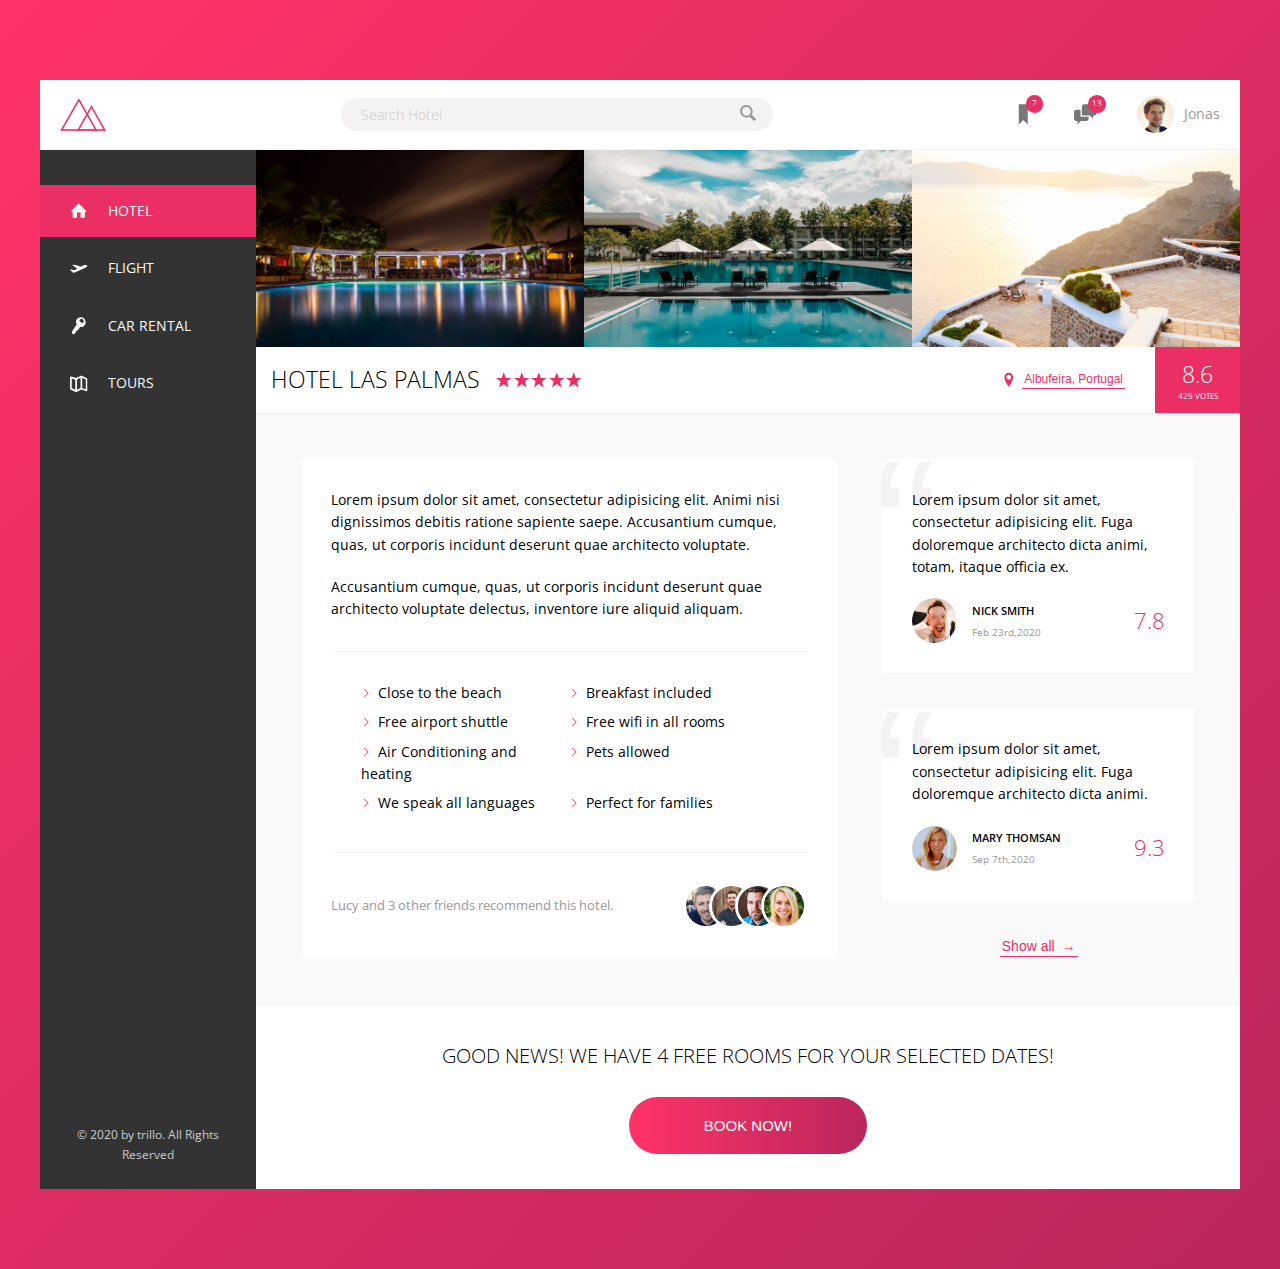
<file: Trillo Project/index.html>
<!DOCTYPE html>
<html lang="en">
  <head>
    <meta charset="UTF-8" />
    <meta name="viewport" content="width=device-width, initial-scale=1.0" />

    <link
      href="https://fonts.googleapis.com/css?family=Open+Sans:300,400,600"
      rel="stylesheet"
    />
    <link rel="stylesheet" href="css/main.css" />
    <link rel="shortcut icon" type="image/png" href="img/favicon.png" />

    <title>trillo &mdash; Your all-in-one booking app</title>
  </head>
  <body>
    <div class="container">
      <header class="header">
        <img src="img/logo.png" alt="trillo logo" class="logo" />

        <form action="#" class="search">
          <input type="text" class="search__input" placeholder="Search Hotel" />
          <!-- Icomoon.io for svg -->
          <button class="search__button">
            <svg class="search__icon">
              <use xlink:href="img/sprite.svg#icon-magnifying-glass"></use>
            </svg>
          </button>
        </form>

        <nav class="user-nav">
          <div class="user-nav__icon-box">
            <svg class="user-nav__icon">
              <use xlink:href="img/sprite.svg#icon-bookmark"></use>
            </svg>
            <span class="user-nav__notification">7</span>
          </div>
          <div class="user-nav__icon-box">
            <svg class="user-nav__icon">
              <use xlink:href="img/sprite.svg#icon-chat"></use>
            </svg>
            <span class="user-nav__notification">13</span>
          </div>
          <div class="user-nav__user">
            <img
              src="img/user.jpg"
              alt="User Photo"
              class="user-nav__user-photo"
            />
            <span class="user-nav__user-name">Jonas</span>
          </div>
        </nav>
      </header>

      <div class="content">
        <nav class="sidebar">
          <ul class="side-nav">
            <li class="side-nav__item side-nav__item--active">
              <a href="#" class="side-nav__link">
                <svg class="side-nav__icon">
                  <use xlink:href="img/sprite.svg#icon-home"></use>
                </svg>
                <span>Hotel</span>
              </a>
            </li>

            <li class="side-nav__item">
              <a href="#" class="side-nav__link">
                <svg class="side-nav__icon">
                  <use xlink:href="img/sprite.svg#icon-aircraft-take-off"></use>
                </svg>
                <span>Flight</span>
              </a>
            </li>

            <li class="side-nav__item">
              <a href="#" class="side-nav__link">
                <svg class="side-nav__icon">
                  <use xlink:href="img/sprite.svg#icon-key"></use>
                </svg>
                <span>Car Rental</span>
              </a>
            </li>

            <li class="side-nav__item">
              <a href="#" class="side-nav__link">
                <svg class="side-nav__icon">
                  <use xlink:href="img/sprite.svg#icon-map"></use>
                </svg>
                <span>Tours</span>
              </a>
            </li>
          </ul>

          <div class="legal">
            &copy; 2020 by trillo. All Rights Reserved
          </div>
        </nav>

        <main class="hotel-view">
          <div class="gallery">
            <figure class="gallery__item">
              <img
                src="img/hotel-1.jpg"
                alt="Photo Hotel 1"
                class="gallery__photo"
              />
            </figure>
            <figure class="gallery__item">
              <img
                src="img/hotel-2.jpg"
                alt="Photo Hotel 2"
                class="gallery__photo"
              />
            </figure>
            <figure class="gallery__item">
              <img
                src="img/hotel-3.jpg"
                alt="Photo Hotel 3"
                class="gallery__photo"
              />
            </figure>
          </div>

          <div class="overview">
            <h1 class="overview__heading">
              Hotel Las Palmas
            </h1>
            <div class="overview__stars">
              <svg class="overview__icon-star">
                <use xlink:href="img/sprite.svg#icon-star"></use>
              </svg>
              <svg class="overview__icon-star">
                <use xlink:href="img/sprite.svg#icon-star"></use>
              </svg>
              <svg class="overview__icon-star">
                <use xlink:href="img/sprite.svg#icon-star"></use>
              </svg>
              <svg class="overview__icon-star">
                <use xlink:href="img/sprite.svg#icon-star"></use>
              </svg>
              <svg class="overview__icon-star">
                <use xlink:href="img/sprite.svg#icon-star"></use>
              </svg>
            </div>
            <!-- Location -->
            <div class="overview__location">
              <svg class="overview__icon-location">
                <use xlink:href="img/sprite.svg#icon-location-pin"></use>
              </svg>
              <button class="btn-inline">Albufeira, Portugal</button>
            </div>

            <div class="overview__rating">
              <div class="overview__rating-average">
                8.6
              </div>
              <div class="overview__rating-count">429 votes</div>
            </div>
          </div>

          <div class="detail">
            <div class="description">
              <p class="paragraph">
                Lorem ipsum dolor sit amet, consectetur adipisicing elit. Animi
                nisi dignissimos debitis ratione sapiente saepe. Accusantium
                cumque, quas, ut corporis incidunt deserunt quae architecto
                voluptate.
              </p>
              <p class="paragraph">
                Accusantium cumque, quas, ut corporis incidunt deserunt quae
                architecto voluptate delectus, inventore iure aliquid aliquam.
              </p>
              <ul class="list">
                <li class="list__item">Close to the beach</li>
                <li class="list__item">Breakfast included</li>
                <li class="list__item">Free airport shuttle</li>
                <li class="list__item">Free wifi in all rooms</li>
                <li class="list__item">Air Conditioning and heating</li>
                <li class="list__item">Pets allowed</li>
                <li class="list__item">We speak all languages</li>
                <li class="list__item">Perfect for families</li>
              </ul>
              <div class="recommend">
                <p class="recommend__count">
                  Lucy and 3 other friends recommend this hotel.
                </p>
                <div class="recommend__friends">
                  <img
                    src="img/user-3.jpg"
                    alt="Friend 1"
                    class="recommend__photo"
                  />
                  <img
                    src="img/user-4.jpg"
                    alt="Friend 2"
                    class="recommend__photo"
                  />
                  <img
                    src="img/user-5.jpg"
                    alt="Friend 3"
                    class="recommend__photo"
                  />
                  <img
                    src="img/user-6.jpg"
                    alt="Friend 4"
                    class="recommend__photo"
                  />
                </div>
              </div>
            </div>
            <figure class="user-review">
              <figure class="review">
                <blockquote class="review__text">
                  Lorem ipsum dolor sit amet, consectetur adipisicing elit. Fuga
                  doloremque architecto dicta animi, totam, itaque officia ex.
                </blockquote>
                <figcaption class="review__user">
                  <img src="img/user-1.jpg" class="review__photo" />
                  <div class="review__user-box">
                    <p class="review__user-name">Nick Smith</p>
                    <p class="review__user-date">Feb 23rd,2020</p>
                  </div>
                  <div class="review__rating">7.8</div>
                </figcaption>
              </figure>
              <figure class="review">
                <blockquote class="review__text">
                  Lorem ipsum dolor sit amet, consectetur adipisicing elit. Fuga
                  doloremque architecto dicta animi.
                </blockquote>
                <figcaption class="review__user">
                  <img src="img/user-2.jpg" class="review__photo" />
                  <div class="review__user-box">
                    <p class="review__user-name">Mary Thomsan</p>
                    <p class="review__user-date">Sep 7th,2020</p>
                  </div>
                  <div class="review__rating">9.3</div>
                </figcaption>
              </figure>
              <button class="btn-inline">Show all <span>&rarr;</span></button>
            </figure>
          </div>
          <div class="cta">
            <h2 class="cta__book-now">
              Good news! We have 4 free rooms for your selected dates!
            </h2>
            <button class="btn">
              <span class="btn__visible">Book Now!</span>
              <span class="btn__invisible">Only 4 rooms left</span>
            </button>
          </div>
        </main>
      </div>
    </div>
  </body>
</html>
</file>
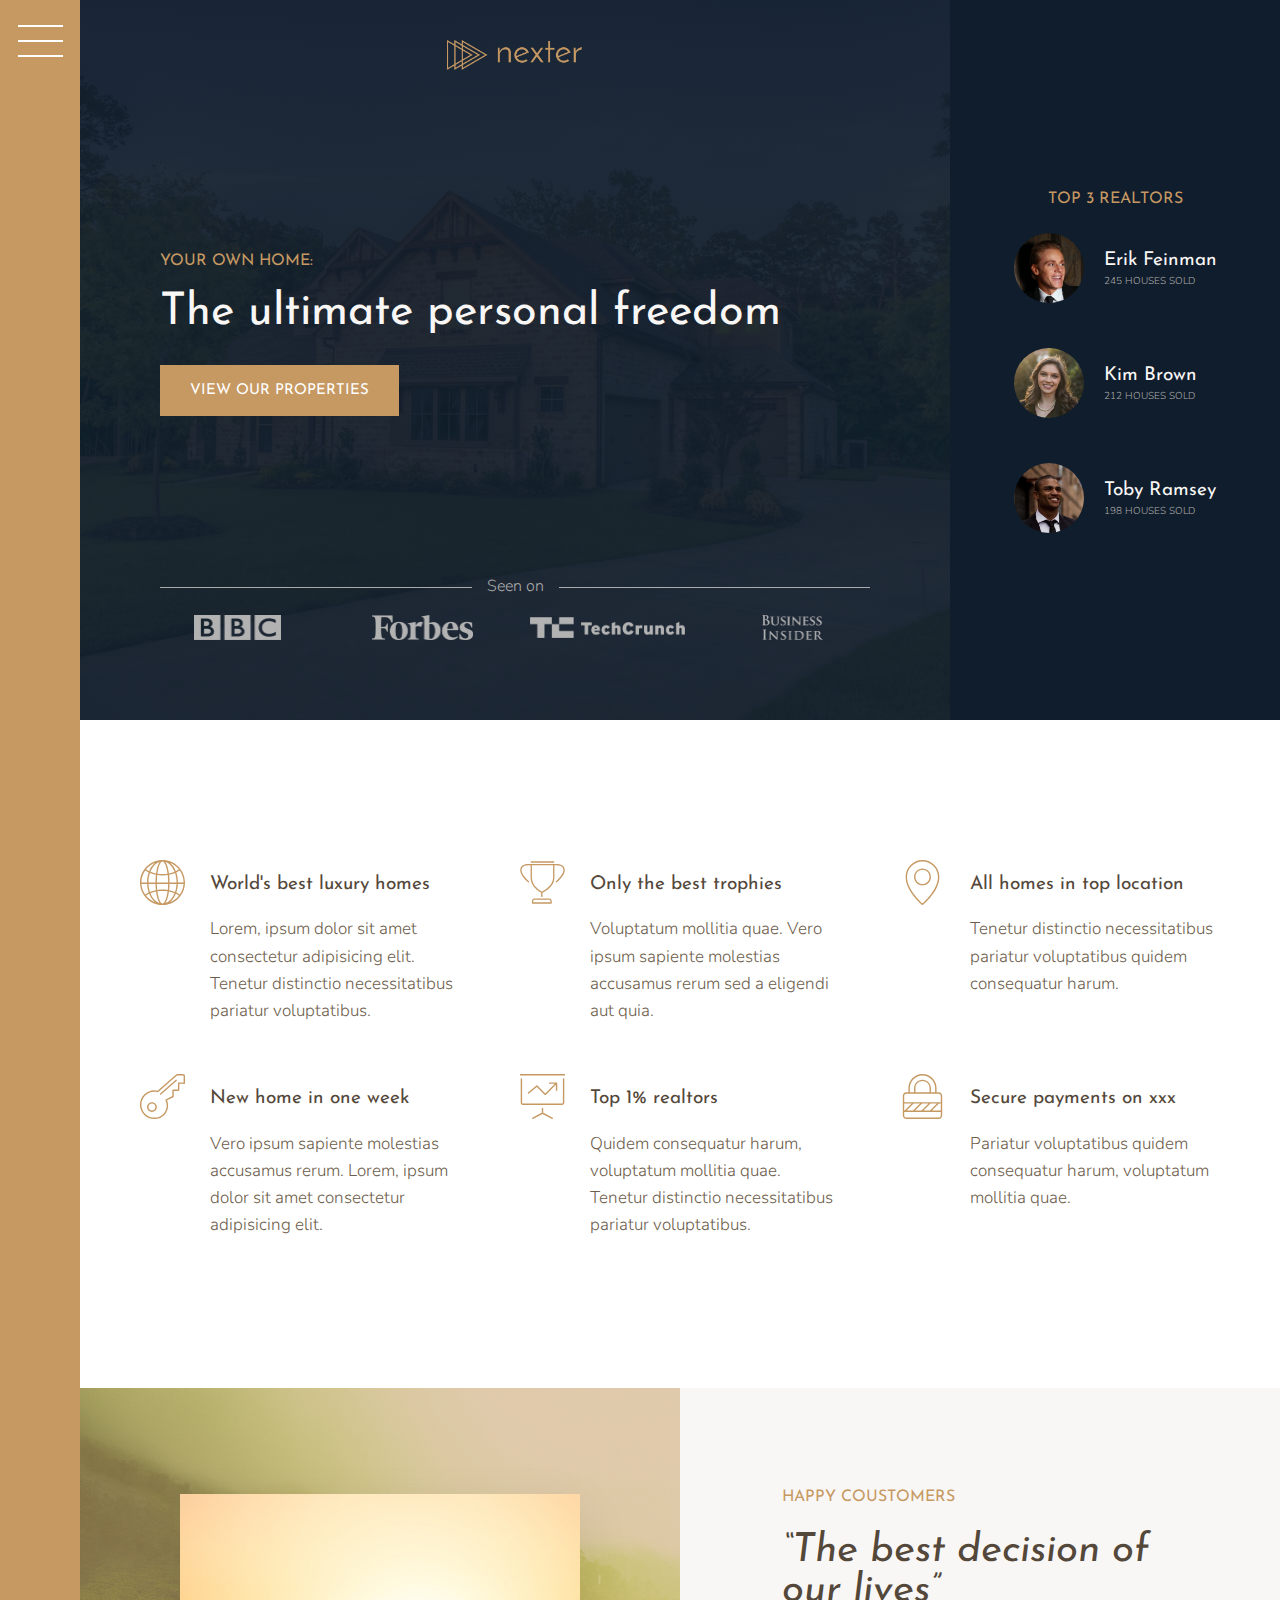
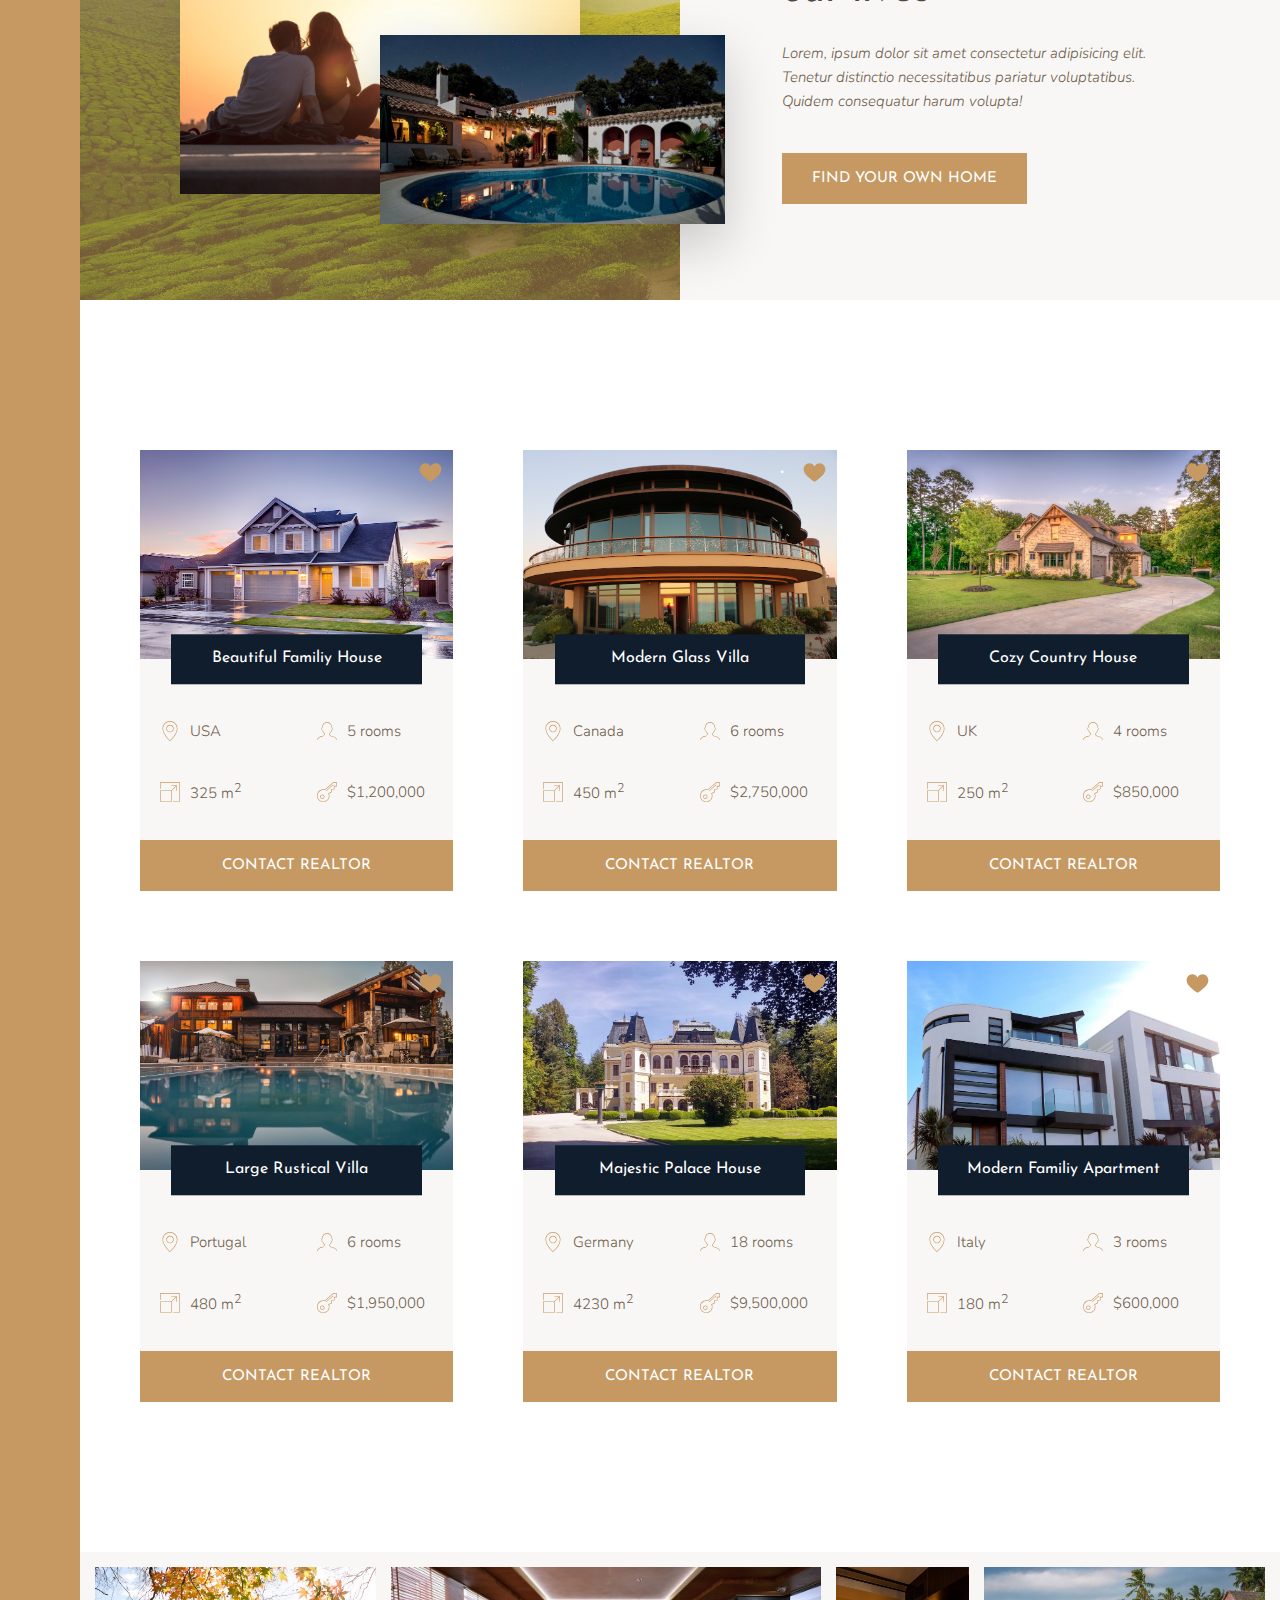
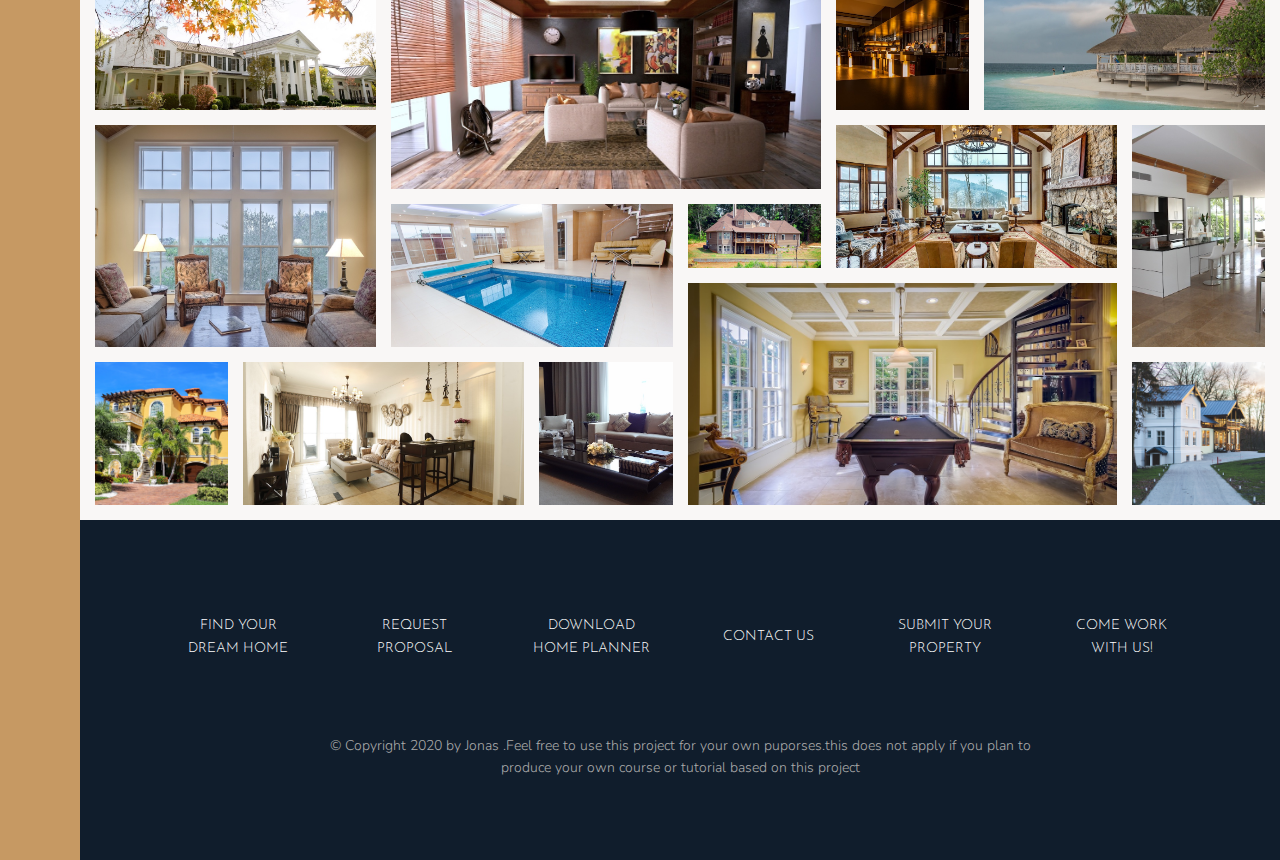
<file: Nexter Project/Project/index.html>
<!DOCTYPE html>
<html lang="en">
  <head>
    <meta charset="UTF-8" />
    <meta name="viewport" content="width=device-width, initial-scale=1.0" />
    <meta http-equiv="X-UA-Compatible" content="ie=edge" />

    <link
      href="https://fonts.googleapis.com/css?family=Josefin+Sans:300,400,400i|Nunito:300,300i"
      rel="stylesheet"
    />
    <link rel="stylesheet" href="css/main.css" />
    <link rel="shortcut icon" type="image/png" href="img/favicon.png" />

    <title>nexter &mdash; your home, your freedom</title>
  </head>
  <body class="container">
    <!-- SideBar -->
    <div class="sidebar">
      <button class="nav-btn"></button>
    </div>
    <!-- Header -->
    <div class="header">
      <img src="img/logo.png" alt="Nexter Logo" class="header__logo" />
      <h3 class="heading-3">Your own home:</h3>
      <h1 class="heading-1">The ultimate personal freedom</h1>
      <button class="btn header__btn">View our properties</button>
      <div class="header__seenon-text">Seen on</div>
      <div class="header__seenon-logos">
        <img src="img/logo-bbc.png" alt="Seen Logo 1" />
        <img src="img/logo-forbes.png" alt="Seen Logo 2" />
        <img src="img/logo-techcrunch.png" alt="Seen Logo 3" />
        <img src="img/logo-bi.png" alt="Seen Logo 4" />
      </div>
    </div>
    <!-- Realtors Serction -->
    <div class="realtors">
      <h3 class="heading-3">Top 3 Realtors</h3>
      <div class="realtors__list">
        <img src="img/realtor-1.jpeg" alt="realtors 1" class="realtors__img" />
        <div class="realtors__details">
          <h4 class="heading-4 heading-4--light">
            Erik Feinman
          </h4>
          <p class="realtors__sold">245 houses sold</p>
        </div>

        <img src="img/realtor-2.jpeg" alt="realtors 2" class="realtors__img" />
        <div class="realtors__details">
          <h4 class="heading-4 heading-4--light">
            Kim Brown
          </h4>
          <p class="realtors__sold">212 houses sold</p>
        </div>

        <img src="img/realtor-3.jpeg" alt="realtors 3" class="realtors__img" />
        <div class="realtors__details">
          <h4 class="heading-4 heading-4--light">
            Toby Ramsey
          </h4>
          <p class="realtors__sold">198 houses sold</p>
        </div>
      </div>
    </div>
    <section class="features">
      <div class="feature">
        <svg class="feature__icon">
          <use xlink:href="img/sprite.svg#icon-global"></use>
        </svg>
        <h4 class="heading-4 heading-4--dark">World's best luxury homes</h4>
        <p class="feature__text">
          Lorem, ipsum dolor sit amet consectetur adipisicing elit. Tenetur
          distinctio necessitatibus pariatur voluptatibus.
        </p>
      </div>
      <div class="feature">
        <svg class="feature__icon">
          <use xlink:href="img/sprite.svg#icon-trophy"></use>
        </svg>
        <h4 class="heading-4 heading-4--dark">Only the best trophies</h4>
        <p class="feature__text">
          Voluptatum mollitia quae. Vero ipsum sapiente molestias accusamus
          rerum sed a eligendi aut quia.
        </p>
      </div>
      <div class="feature">
        <svg class="feature__icon">
          <use xlink:href="img/sprite.svg#icon-map-pin"></use>
        </svg>
        <h4 class="heading-4 heading-4--dark">All homes in top location</h4>
        <p class="feature__text">
          Tenetur distinctio necessitatibus pariatur voluptatibus quidem
          consequatur harum.
        </p>
      </div>
      <div class="feature">
        <svg class="feature__icon">
          <use xlink:href="img/sprite.svg#icon-key"></use>
        </svg>
        <h4 class="heading-4 heading-4--dark">New home in one week</h4>
        <p class="feature__text">
          Vero ipsum sapiente molestias accusamus rerum. Lorem, ipsum dolor sit
          amet consectetur adipisicing elit.
        </p>
      </div>
      <div class="feature">
        <svg class="feature__icon">
          <use xlink:href="img/sprite.svg#icon-presentation"></use>
        </svg>
        <h4 class="heading-4 heading-4--dark">Top 1% realtors</h4>
        <p class="feature__text">
          Quidem consequatur harum, voluptatum mollitia quae. Tenetur distinctio
          necessitatibus pariatur voluptatibus.
        </p>
      </div>
      <div class="feature">
        <svg class="feature__icon">
          <use xlink:href="img/sprite.svg#icon-lock"></use>
        </svg>
        <h4 class="heading-4 heading-4--dark">Secure payments on xxx</h4>
        <p class="feature__text">
          Pariatur voluptatibus quidem consequatur harum, voluptatum mollitia
          quae.
        </p>
      </div>
    </section>
    <div class="story__pictures">
      <img
        src="img/story-1.jpeg"
        alt="Couple with new house"
        class="story__img--1"
      />

      <img src="img/story-2.jpeg" alt="New House" class="story__img--2" />
    </div>
    <div class="story__content">
      <h3 class="heading-3 mb-sm">Happy Coustomers</h3>
      <h2 class="heading-2 heading-2--dark mb-md">
        &ldquo;The best decision of our lives&rdquo;
      </h2>
      <p class="story__text ">
        Lorem, ipsum dolor sit amet consectetur adipisicing elit. Tenetur
        distinctio necessitatibus pariatur voluptatibus. Quidem consequatur
        harum volupta!
      </p>
      <button class="btn">Find your own home</button>
    </div>

    <!-- Section Homes -->
    <section class="homes">
      <div class="home">
        <img src="img/house-1.jpeg" alt="House 1" class="home__img" />
        <svg class="home__like">
          <use xlink:href="img/sprite.svg#icon-heart-full"></use>
        </svg>
        <h5 class="home__name">Beautiful Familiy House</h5>
        <div class="home__location">
          <svg>
            <use xlink:href="img/sprite.svg#icon-map-pin"></use>
          </svg>
          <p>USA</p>
        </div>
        <div class="home__rooms">
          <svg>
            <use xlink:href="img/sprite.svg#icon-profile-male"></use>
          </svg>
          <p>5 rooms</p>
        </div>
        <div class="home__area">
          <svg>
            <use xlink:href="img/sprite.svg#icon-expand"></use>
          </svg>
          <p>325 m<sup>2</sup></p>
        </div>
        <div class="home__price">
          <svg>
            <use xlink:href="img/sprite.svg#icon-key"></use>
          </svg>
          <p>$1,200,000</p>
        </div>
        <button class="btn home__btn">Contact realtor</button>
      </div>

      <div class="home">
        <img src="img/house-2.jpeg" alt="House 2" class="home__img" />
        <svg class="home__like">
          <use xlink:href="img/sprite.svg#icon-heart-full"></use>
        </svg>
        <h5 class="home__name">Modern Glass Villa</h5>
        <div class="home__location">
          <svg>
            <use xlink:href="img/sprite.svg#icon-map-pin"></use>
          </svg>
          <p>Canada</p>
        </div>
        <div class="home__rooms">
          <svg>
            <use xlink:href="img/sprite.svg#icon-profile-male"></use>
          </svg>
          <p>6 rooms</p>
        </div>
        <div class="home__area">
          <svg>
            <use xlink:href="img/sprite.svg#icon-expand"></use>
          </svg>
          <p>450 m<sup>2</sup></p>
        </div>
        <div class="home__price">
          <svg>
            <use xlink:href="img/sprite.svg#icon-key"></use>
          </svg>
          <p>$2,750,000</p>
        </div>
        <button class="btn home__btn">Contact realtor</button>
      </div>

      <div class="home">
        <img src="img/house-3.jpeg" alt="House 3" class="home__img" />
        <svg class="home__like">
          <use xlink:href="img/sprite.svg#icon-heart-full"></use>
        </svg>
        <h5 class="home__name">Cozy Country House</h5>
        <div class="home__location">
          <svg>
            <use xlink:href="img/sprite.svg#icon-map-pin"></use>
          </svg>
          <p>UK</p>
        </div>
        <div class="home__rooms">
          <svg>
            <use xlink:href="img/sprite.svg#icon-profile-male"></use>
          </svg>
          <p>4 rooms</p>
        </div>
        <div class="home__area">
          <svg>
            <use xlink:href="img/sprite.svg#icon-expand"></use>
          </svg>
          <p>250 m<sup>2</sup></p>
        </div>
        <div class="home__price">
          <svg>
            <use xlink:href="img/sprite.svg#icon-key"></use>
          </svg>
          <p>$850,000</p>
        </div>
        <button class="btn home__btn">Contact realtor</button>
      </div>

      <div class="home">
        <img src="img/house-4.jpeg" alt="House 4" class="home__img" />
        <svg class="home__like">
          <use xlink:href="img/sprite.svg#icon-heart-full"></use>
        </svg>
        <h5 class="home__name">Large Rustical Villa</h5>
        <div class="home__location">
          <svg>
            <use xlink:href="img/sprite.svg#icon-map-pin"></use>
          </svg>
          <p>Portugal</p>
        </div>
        <div class="home__rooms">
          <svg>
            <use xlink:href="img/sprite.svg#icon-profile-male"></use>
          </svg>
          <p>6 rooms</p>
        </div>
        <div class="home__area">
          <svg>
            <use xlink:href="img/sprite.svg#icon-expand"></use>
          </svg>
          <p>480 m<sup>2</sup></p>
        </div>
        <div class="home__price">
          <svg>
            <use xlink:href="img/sprite.svg#icon-key"></use>
          </svg>
          <p>$1,950,000</p>
        </div>
        <button class="btn home__btn">Contact realtor</button>
      </div>

      <div class="home">
        <img src="img/house-5.jpeg" alt="House 5" class="home__img" />
        <svg class="home__like">
          <use xlink:href="img/sprite.svg#icon-heart-full"></use>
        </svg>
        <h5 class="home__name">Majestic Palace House</h5>
        <div class="home__location">
          <svg>
            <use xlink:href="img/sprite.svg#icon-map-pin"></use>
          </svg>
          <p>Germany</p>
        </div>
        <div class="home__rooms">
          <svg>
            <use xlink:href="img/sprite.svg#icon-profile-male"></use>
          </svg>
          <p>18 rooms</p>
        </div>
        <div class="home__area">
          <svg>
            <use xlink:href="img/sprite.svg#icon-expand"></use>
          </svg>
          <p>4230 m<sup>2</sup></p>
        </div>
        <div class="home__price">
          <svg>
            <use xlink:href="img/sprite.svg#icon-key"></use>
          </svg>
          <p>$9,500,000</p>
        </div>
        <button class="btn home__btn">Contact realtor</button>
      </div>

      <div class="home">
        <img src="img/house-6.jpeg" alt="House 6" class="home__img" />
        <svg class="home__like">
          <use xlink:href="img/sprite.svg#icon-heart-full"></use>
        </svg>
        <h5 class="home__name">Modern Familiy Apartment</h5>
        <div class="home__location">
          <svg>
            <use xlink:href="img/sprite.svg#icon-map-pin"></use>
          </svg>
          <p>Italy</p>
        </div>
        <div class="home__rooms">
          <svg>
            <use xlink:href="img/sprite.svg#icon-profile-male"></use>
          </svg>
          <p>3 rooms</p>
        </div>
        <div class="home__area">
          <svg>
            <use xlink:href="img/sprite.svg#icon-expand"></use>
          </svg>
          <p>180 m<sup>2</sup></p>
        </div>
        <div class="home__price">
          <svg>
            <use xlink:href="img/sprite.svg#icon-key"></use>
          </svg>
          <p>$600,000</p>
        </div>
        <button class="btn home__btn">Contact realtor</button>
      </div>
    </section>

    <section class="gallery">
      <figure class="gallery__item gallery__item--1">
        <img src="img/gal-1.jpeg" alt="Gallery Image 1" class="gallery__img" />
      </figure>
      <figure class="gallery__item gallery__item--2">
        <img src="img/gal-2.jpeg" alt="Gallery Image 2" class="gallery__img" />
      </figure>
      <figure class="gallery__item gallery__item--3">
        <img src="img/gal-3.jpeg" alt="Gallery Image 3" class="gallery__img" />
      </figure>
      <figure class="gallery__item gallery__item--4">
        <img src="img/gal-4.jpeg" alt="Gallery Image 4" class="gallery__img" />
      </figure>
      <figure class="gallery__item gallery__item--5">
        <img src="img/gal-5.jpeg" alt="Gallery Image 5" class="gallery__img" />
      </figure>
      <figure class="gallery__item gallery__item--6">
        <img src="img/gal-6.jpeg" alt="Gallery Image 6" class="gallery__img" />
      </figure>
      <figure class="gallery__item gallery__item--7">
        <img src="img/gal-7.jpeg" alt="Gallery Image 7" class="gallery__img" />
      </figure>
      <figure class="gallery__item gallery__item--8">
        <img src="img/gal-8.jpeg" alt="Gallery Image 8" class="gallery__img" />
      </figure>
      <figure class="gallery__item gallery__item--9">
        <img src="img/gal-9.jpeg" alt="Gallery Image 9" class="gallery__img" />
      </figure>
      <figure class="gallery__item gallery__item--10">
        <img
          src="img/gal-10.jpeg"
          alt="Gallery Image 10"
          class="gallery__img"
        />
      </figure>
      <figure class="gallery__item gallery__item--11">
        <img
          src="img/gal-11.jpeg"
          alt="Gallery Image 11"
          class="gallery__img"
        />
      </figure>
      <figure class="gallery__item gallery__item--12">
        <img
          src="img/gal-12.jpeg"
          alt="Gallery Image 12"
          class="gallery__img"
        />
      </figure>
      <figure class="gallery__item gallery__item--13">
        <img
          src="img/gal-13.jpeg"
          alt="Gallery Image 13"
          class="gallery__img"
        />
      </figure>
      <figure class="gallery__item gallery__item--14">
        <img
          src="img/gal-14.jpeg"
          alt="Gallery Image 14"
          class="gallery__img"
        />
      </figure>
    </section>
    <!-- Footer -->
    <footer class="footer">
      <ul class="nav">
        <li class="nav__item">
          <a href="#" class="nav__link">Find your dream home</a>
        </li>
        <li class="nav__item">
          <a href="#" class="nav__link">Request proposal</a>
        </li>
        <li class="nav__item">
          <a href="#" class="nav__link">Download home planner</a>
        </li>
        <li class="nav__item"><a href="#" class="nav__link">Contact us</a></li>
        <li class="nav__item">
          <a href="#" class="nav__link">Submit your property</a>
        </li>
        <li class="nav__item">
          <a href="#" class="nav__link">Come work with us!</a>
        </li>
      </ul>
      <p class="copyright">
        &copy; Copyright 2020 by Jonas .Feel free to use this project for your
        own puporses.this does not apply if you plan to produce your own course
        or tutorial based on this project
      </p>
    </footer>
  </body>
</html>
</file>
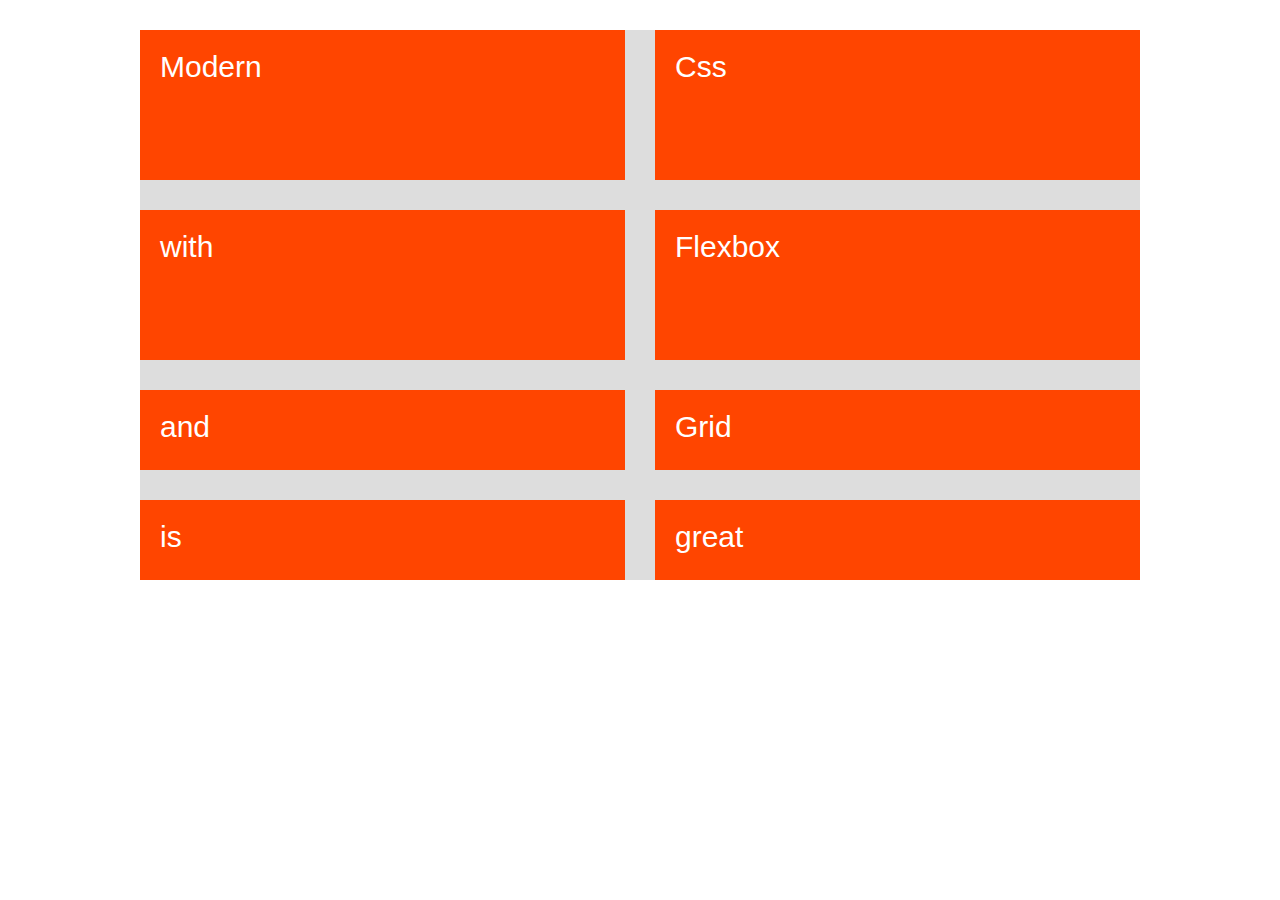
<file: Nexter Project/Grid Practice/grid-2.html>
<!DOCTYPE html>
<html lang="en">
  <head>
    <meta charset="UTF-8" />
    <meta name="viewport" content="width=device-width, initial-scale=1.0" />
    <title>Grid Intro</title>
    <link rel="stylesheet" href="grid-2.css" />
  </head>
  <body>
    <div class="container">
      <div class="item item--1">Modern</div>
      <div class="item item--2">Css</div>
      <div class="item item--3">with</div>
      <div class="item item--4">Flexbox</div>
      <div class="item item--5">and</div>
      <div class="item item--6">Grid</div>
      <div class="item item--7">is</div>
      <div class="item item--8">great</div>
    </div>
  </body>
</html>
</file>
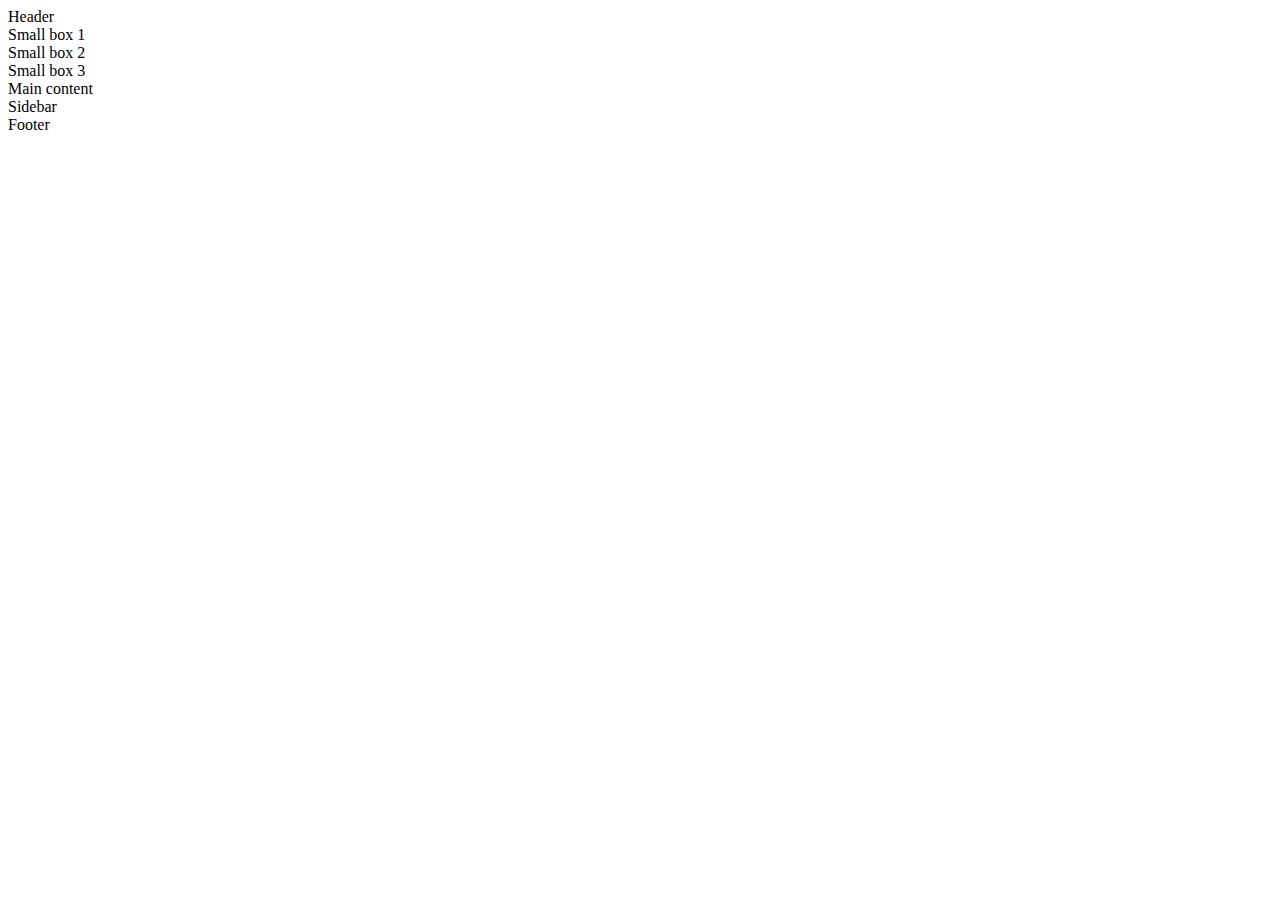
<file: Nexter Project/Grid Practice/grid.html>
<!DOCTYPE html>
<html lang="en">
  <head>
    <meta charset="UTF-8" />
    <meta name="viewport" content="width=device-width, initial-scale=1.0" />
    <title>Grid Name Intro</title>
    <link rel="stylesheet" href="grid.css" />
  </head>
  <body>
    <div class="challenge">
      <div class="header">Header</div>
      <div class="small-box-1">Small box 1</div>
      <div class="small-box-2">Small box 2</div>
      <div class="small-box-3">Small box 3</div>
      <div class="main-content">Main content</div>
      <div class="sidebar">Sidebar</div>
      <div class="footer">Footer</div>
    </div>
  </body>
</html>
</file>
<file: Trillo Project/css/main.css>
:root {
  --color-primary: #eb2f64;
  --color-primary-light: #ff3366;
  --color-primary-dark: #ba265d;
  --color-grey-light-1: #faf9f9;
  --color-grey-light-2: #f4f2f2;
  --color-grey-light-3: #f0eeee;
  --color-grey-light-4: #ccc;
  --color-grey-dark-1: #333;
  --color-grey-dark-2: #777;
  --color-grey-dark-3: #999;
  --shadow-dark: 0 2rem 6rem (0, 0, 0, 0.3);
  --shadow-light: 0 2rem 5rem (0, 0, 0, 0.06);
  --line: 1px solid var(--color-grey-light-2); }

* {
  padding: 0;
  margin: 0; }

*,
*::before,
*::after {
  box-sizing: inherit; }

html {
  box-sizing: border-box;
  font-size: 62.5%; }
  @media only screen and (max-width: 68.75em) {
    html {
      font-size: 50%; } }

body {
  font-family: "Open Sans", sans-serif;
  font-weight: 400;
  line-height: 1.6;
  background-image: linear-gradient(to right bottom, var(--color-primary-light), var(--color-primary-dark));
  background-size: cover;
  background-repeat: no-repeat;
  min-height: 100vh; }

.container {
  max-width: 120rem;
  margin: 8rem auto;
  background-color: var(--color-grey-light-1);
  box-shadow: var(--shadow-dark);
  min-height: 50rem; }
  @media only screen and (max-width: 75em) {
    .container {
      margin: 0;
      max-width: 100%;
      width: 100%; } }

.header {
  height: 7rem;
  background-color: #fff;
  border-bottom: var(--line);
  display: flex;
  justify-content: space-between;
  align-items: center;
  font-size: 1.4rem; }
  @media only screen and (max-width: 31.25em) {
    .header {
      flex-wrap: wrap;
      height: 11rem;
      align-content: space-around; } }

.content {
  display: flex; }
  @media only screen and (max-width: 56.25em) {
    .content {
      flex-direction: column; } }

.sidebar {
  background-color: var(--color-grey-dark-1);
  flex: 0 0 18%;
  display: flex;
  flex-direction: column;
  justify-content: space-between; }

.hotel-view {
  background-color: #fff;
  flex: 1; }

.detail {
  display: flex;
  padding: 4.5rem;
  background-color: var(--color-grey-light-1);
  border-bottom: var(--line);
  font-size: 1.4rem; }
  @media only screen and (max-width: 56.25em) {
    .detail {
      padding: 3rem; } }
  @media only screen and (max-width: 37.5em) {
    .detail {
      flex-direction: column; } }

.description {
  background-color: #fff;
  box-shadow: var(--shadow-ligth);
  padding: 3rem;
  flex: 0 0 60%;
  margin-right: 4.5rem; }
  @media only screen and (max-width: 56.25em) {
    .description {
      padding: 2rem;
      margin-right: 3rem; } }
  @media only screen and (max-width: 37.5em) {
    .description {
      margin-right: 0;
      margin-bottom: 3rem; } }

.user-review {
  flex: 1;
  display: flex;
  flex-direction: column;
  align-items: center; }

.logo {
  height: 3.25rem;
  margin-left: 2rem; }

.search {
  flex: 0 0 40%;
  display: flex;
  align-items: center;
  justify-content: center; }
  @media only screen and (max-width: 31.25em) {
    .search {
      order: 1;
      flex: 0 0 100%;
      background-color: var(--color-grey-light-2); } }
  .search__input {
    font-family: inherit;
    font-size: inherit;
    background-color: var(--color-grey-light-2);
    border: none;
    color: inherit;
    padding: 0.7rem 2rem;
    border-radius: 100px;
    width: 90%;
    transition: all 0.2s;
    margin-right: -3.5rem; }
    .search__input:focus {
      outline: none;
      width: 100%;
      background-color: var(--color-grey-light-3); }
    .search__input::-webkit-input-placeholder {
      font-weight: 100;
      color: var(--color-grey-light-4); }
  .search__input:focus + .search__button {
    background-color: var(--color-grey-light-3); }
  .search__button {
    border: none;
    background-color: var(--color-grey-light-2); }
    .search__button:focus {
      outline: none; }
    .search__button:active {
      transform: translateY(2px); }
  .search__icon {
    height: 2rem;
    width: 2rem;
    fill: var(--color-grey-dark-3); }

.user-nav {
  align-self: stretch;
  display: flex;
  align-items: center; }
  .user-nav > * {
    padding: 0 2rem;
    cursor: pointer;
    height: 100%;
    display: flex;
    align-items: center; }
  .user-nav > *:hover {
    background-color: var(--color-grey-light-2); }
  .user-nav__icon-box {
    position: relative; }
  .user-nav__icon {
    height: 2.25rem;
    width: 2.25rem;
    fill: var(--color-grey-dark-2); }
  .user-nav__notification {
    font-size: 0.8rem;
    height: 1.75rem;
    width: 1.75rem;
    border-radius: 50%;
    background-color: var(--color-primary);
    color: #fff;
    position: absolute;
    top: 1.5rem;
    right: 1.1rem;
    display: flex;
    justify-content: center;
    align-items: center; }
  .user-nav__user-photo {
    height: 3.75rem;
    border-radius: 50%;
    margin-right: 1rem; }
  .user-nav__user-name {
    color: var(--color-grey-dark-3); }

.side-nav {
  font-size: 1.4rem;
  list-style: none;
  margin-top: 3.5rem; }
  @media only screen and (max-width: 56.25em) {
    .side-nav {
      display: flex;
      margin: 0;
      flex: 1; } }
  .side-nav__item {
    position: relative; }
    .side-nav__item:not(:last-child) {
      margin-bottom: 0.5rem; }
      @media only screen and (max-width: 56.25em) {
        .side-nav__item:not(:last-child) {
          margin: 0; } }
    @media only screen and (max-width: 56.25em) {
      .side-nav__item {
        flex: 1; } }
  .side-nav__item:before {
    content: "";
    position: absolute;
    top: 0;
    left: 0;
    height: 100%;
    width: 3px;
    background-color: var(--color-primary);
    transform: scaleY(0);
    transition: transform 0.2s, width 0.4s cubic-bezier(1, 0, 0, 1) 0.2s, background-color 0.1s; }
  .side-nav__item:hover::before, .side-nav__item--active:before {
    transform: scaleY(1);
    width: 100%; }
  .side-nav__item:active::before {
    background-color: var(--color-primary-light); }
  .side-nav__link:link, .side-nav__link:visited {
    position: relative;
    z-index: 10;
    color: var(--color-grey-light-1);
    text-decoration: none;
    text-transform: uppercase;
    display: inline-block;
    padding: 1.5rem 3rem;
    display: flex;
    align-items: center; }
    @media only screen and (max-width: 56.25em) {
      .side-nav__link:link, .side-nav__link:visited {
        justify-content: center;
        padding: 2rem; } }
    @media only screen and (max-width: 37.5em) {
      .side-nav__link:link, .side-nav__link:visited {
        flex-direction: column;
        padding: 1.5rem 0.5rem; } }
  .side-nav__icon {
    height: 1.75rem;
    width: 1.75rem;
    margin-right: 2rem;
    fill: currentColor; }
    @media only screen and (max-width: 37.5em) {
      .side-nav__icon {
        margin-right: 0;
        width: 1.5rem;
        height: 1.5rem;
        margin-bottom: 7px; } }

.legal {
  font-size: 1.2rem;
  text-align: center;
  padding: 2.5rem;
  color: var(--color-grey-light-4); }
  @media only screen and (max-width: 56.25em) {
    .legal {
      display: none; } }

.gallery {
  display: flex; }
  .gallery__photo {
    width: 100%;
    display: block; }

.overview {
  display: flex;
  border-bottom: var(--line);
  align-items: center; }
  .overview__heading {
    font-size: 2.25rem;
    font-weight: 300;
    text-transform: uppercase;
    left: 1px;
    padding: 1.5rem; }
    @media only screen and (max-width: 37.5em) {
      .overview__heading {
        font-size: 1.8rem;
        padding: 1.25rem 2rem; } }
  .overview__stars {
    margin-right: auto;
    display: flex; }
  .overview__icon-star, .overview__icon-location {
    width: 1.75rem;
    height: 1.75rem;
    fill: var(--color-primary); }
  .overview__location {
    font-size: 1.2rem;
    display: flex;
    align-items: center; }
  .overview__icon-location {
    margin-right: 0.5rem; }
  .overview__rating {
    background-color: var(--color-primary);
    margin-left: 3rem;
    color: #fff;
    padding: 0 2.25rem;
    align-self: stretch;
    display: flex;
    align-items: center;
    justify-content: center;
    flex-direction: column; }
    @media only screen and (max-width: 37.5em) {
      .overview__rating {
        padding: 0 1.5rem; } }
  .overview__rating-count {
    font-size: 0.8rem;
    text-transform: uppercase; }
    @media only screen and (max-width: 37.5em) {
      .overview__rating-count {
        font-size: 0.5rem; } }
  .overview__rating-average {
    font-size: 2.25rem;
    font-weight: 300;
    margin-bottom: -3px; }
    @media only screen and (max-width: 37.5em) {
      .overview__rating-average {
        font-size: 1.8rem; } }

.btn-inline {
  border: none;
  color: var(--color-primary);
  font-size: inherit;
  border-bottom: 1px solid currentColor;
  padding: 2px;
  display: inline-block;
  background-color: transparent;
  cursor: pointer;
  transition: all 0.2s; }
  .btn-inline span {
    margin-left: 3px;
    transition: margin-left 0.2s; }
  .btn-inline:hover {
    color: var(--color-grey-dark-1); }
    .btn-inline:hover span {
      margin-left: 8px; }
  .btn-inline:focus {
    outline: none;
    animation: pulsate 1s infinite; }

@keyframes pulsate {
  0% {
    transform: scale(1);
    box-shadow: none; }
  50% {
    transform: scale(1.05);
    box-shadow: 0 1rem 4rem rgba(0, 0, 0, 0.25); }
  100% {
    transform: scale(1);
    box-shadow: none; } }
.paragraph:not(:last-of-type) {
  margin-bottom: 2rem; }

.list {
  list-style: none;
  margin: 3rem 0;
  padding: 3rem;
  border-top: var(--line);
  border-bottom: var(--line);
  display: flex;
  flex-wrap: wrap;
  justify-content: space-between; }
  .list__item {
    flex: 0 0 50%;
    margin-bottom: 0.7rem; }
  .list__item::before {
    content: "";
    display: inline-block;
    height: 1rem;
    width: 1rem;
    margin-right: 0.7rem;
    background-color: var(--color-primary);
    -webkit-mask-image: url(../img/chevron-thin-right.svg);
    -webkit-mask-size: cover; }

.recommend {
  font-size: 1.3rem;
  color: var(--color-grey-dark-3);
  display: flex;
  align-items: center; }
  .recommend__count {
    margin-right: auto; }
  .recommend__friends {
    display: flex; }
  .recommend__photo {
    box-sizing: content-box;
    height: 4rem;
    width: 4rem;
    border-radius: 50%;
    border: 3px solid #fff; }
    .recommend__photo:not(:last-child) {
      margin-right: -2rem; }

.review {
  background-color: #fff;
  box-shadow: var(--shadow-light);
  padding: 3rem;
  margin-bottom: 3.5rem;
  position: relative;
  overflow: hidden; }
  @media only screen and (max-width: 56.25em) {
    .review {
      padding: 2rem;
      margin-bottom: 3rem; } }
  .review__text {
    margin-bottom: 2rem;
    z-index: 10;
    position: relative; }
  .review__user {
    display: flex;
    align-items: center; }
  .review__photo {
    height: 4.5rem;
    width: 4.5rem;
    border-radius: 50%;
    margin-right: 1.5rem; }
  .review__user-box {
    margin-right: auto; }
  .review__user-name {
    font-size: 1.1rem;
    font-weight: 600;
    text-transform: uppercase;
    margin-bottom: 0.4rem; }
  .review__user-date {
    font-size: 1rem;
    color: var(--color-grey-dark-3); }
  .review__rating {
    color: var(--color-primary);
    font-size: 2.2rem;
    font-weight: 300; }
  .review::before {
    content: "\201C";
    position: absolute;
    top: -2.75rem;
    left: -1rem;
    line-height: 1;
    font-size: 20rem;
    color: var(--color-grey-light-2);
    font-family: sans-serif;
    z-index: 1; }

.cta {
  padding: 3.5rem 0;
  text-align: center; }
  @media only screen and (max-width: 56.25em) {
    .cta {
      padding: 2.5rem 0; } }
  .cta__book-now {
    font-size: 2rem;
    font-weight: 300;
    text-transform: uppercase;
    margin-bottom: 2.5rem; }

.btn {
  font-size: 1.5rem;
  font-weight: 300;
  text-transform: uppercase;
  border-radius: 100px;
  border: none;
  background-image: linear-gradient(to right, var(--color-primary-light), var(--color-primary-dark));
  cursor: pointer;
  color: #fff;
  position: relative;
  overflow: hidden; }
  .btn__visible {
    display: inline-block;
    padding: 2rem 7.5rem;
    width: 100%;
    height: 100%;
    transition: all 0.2s; }
  .btn__invisible {
    position: absolute;
    left: 0;
    top: -100%;
    display: inline-block;
    width: 100%;
    height: 100%;
    padding: 2rem 0;
    transition: all 0.2s; }
  .btn:hover {
    background-image: linear-gradient(to left, var(--color-primary-light), var(--color-primary-dark)); }
  .btn:hover .btn__visible {
    transform: translateY(100%); }
  .btn:hover .btn__invisible {
    top: 0; }
  .btn:focus {
    outline: none;
    animation: pulsate 1s infinite; }

/*# sourceMappingURL=main.css.map */
</file>
<file: Nexter Project/Project/css/main.css>
*,
*::before,
*::after {
  margin: 0;
  padding: 0;
  box-sizing: inherit; }

html {
  box-sizing: border-box;
  font-size: 62.5%; }
  @media only screen and (max-width: 75em) {
    html {
      font-size: 50%; } }

body {
  font-family: "Nunito", sans-serif;
  color: #6d5d4b;
  font-weight: 300;
  line-height: 1.6; }

.container {
  display: grid;
  grid-template-rows: 80vh min-content 40vw repeat(3, min-content);
  grid-template-columns: [sidebar-start] 8rem [sidebar-end full-start] minmax(6rem, 1fr) [center-start] repeat(8, [col-start] minmax(min-content, 14rem) [col-end]) [center-end] minmax(6rem, 1fr) [full-end]; }
  @media only screen and (max-width: 62.5em) {
    .container {
      grid-template-rows: 6rem 80vh min-content 40vw repeat(3, min-content);
      grid-template-columns: [full-start] minmax(6rem, 1fr) [center-start] repeat(8, [col-start] minmax(min-content, 14rem) [col-end]) [center-end] minmax(6rem, 1fr) [full-end]; } }
  @media only screen and (max-width: 50em) {
    .container {
      /*we use calc so that we can get exact 100% viewport height*/
      grid-template-rows: 6rem calc(100vh - 6rem); } }

.heading-1, .heading-2, .heading-3, .heading-4 {
  font-family: "Josefin Sans", sans-serif;
  font-weight: 400; }

.heading-1 {
  font-size: 4.5rem;
  color: #f9f7f6;
  line-height: 1; }

.heading-2 {
  font-size: 4rem;
  font-style: italic;
  line-height: 1; }
  .heading-2--light {
    color: #f9f7f6; }
  .heading-2--dark {
    color: #54483a; }

.heading-3 {
  font-size: 1.6rem;
  color: #c69963;
  text-transform: uppercase; }

.heading-4 {
  font-size: 1.9rem; }
  .heading-4--light {
    color: #f9f7f6; }
  .heading-4--dark {
    color: #54483a; }

.btn {
  background-color: #c69963;
  color: #fff;
  border: none;
  border-radius: 0;
  font-family: "Josefin Sans", sans-serif;
  font-size: 1.5rem;
  text-transform: uppercase;
  padding: 1.8rem 3rem;
  cursor: pointer;
  transition: all 0.2s; }
  .btn:hover {
    background-color: #b28451; }

.mb-sm {
  margin-bottom: 2rem; }

.mb-md {
  margin-bottom: 3rem; }

.mb-lg {
  margin-bottom: 4rem; }

.mb-hg {
  margin-bottom: 5rem; }

.sidebar {
  background-color: #c69963;
  grid-column: sidebar-start/sidebar-end;
  grid-row: 1/-1;
  display: flex;
  justify-content: center; }
  @media only screen and (max-width: 62.5em) {
    .sidebar {
      grid-column: 1/-1;
      grid-row: 1/2;
      justify-content: flex-end;
      align-items: center; } }

.nav-btn {
  border-radius: 0;
  border: 0;
  background-color: #fff;
  width: 4.5rem;
  height: 2px;
  margin-top: 4rem; }
  .nav-btn::before, .nav-btn::after {
    background-color: #fff;
    height: 2px;
    width: 4.5rem;
    content: "";
    display: block; }
  .nav-btn::before {
    transform: translateY(-1.5rem); }
  .nav-btn::after {
    transform: translateY(1.3rem); }
  @media only screen and (max-width: 62.5em) {
    .nav-btn {
      margin-top: 0;
      margin-right: 3rem; }
      .nav-btn::before {
        transform: translateY(-1.2rem); }
      .nav-btn::after {
        transform: translateY(1rem); } }

.header {
  padding: 8rem;
  padding-top: 4rem;
  background-color: #54483a;
  grid-column: full-start/col-end 6;
  background-image: linear-gradient(rgba(16, 29, 44, 0.93), rgba(16, 29, 44, 0.93)), url(../img/hero.jpeg);
  background-size: cover;
  background-position: center;
  display: grid;
  grid-template-rows: 1fr min-content minmax(6rem, min-content) 1fr;
  grid-template-columns: minmax(min-content, max-content);
  grid-row-gap: 1.5rem;
  justify-content: center; }
  @media only screen and (max-width: 50em) {
    .header {
      grid-column: 1/-1; } }
  @media only screen and (max-width: 37.5em) {
    .header {
      padding: 5rem; } }
  .header__logo {
    height: 3rem;
    justify-self: center; }
  .header__btn {
    align-self: start;
    justify-self: start; }
  .header__seenon-text {
    display: grid;
    grid-template-columns: 1fr max-content 1fr;
    align-items: center;
    grid-column-gap: 1.5rem;
    font-size: 1.6rem;
    color: #aaa; }
    .header__seenon-text::before, .header__seenon-text::after {
      content: "";
      height: 1px;
      display: block;
      background-color: currentColor; }
  .header__seenon-logos {
    display: grid;
    grid-template-columns: repeat(4, 1fr);
    grid-gap: 3rem;
    justify-items: center;
    align-items: center; }
    .header__seenon-logos img {
      max-height: 2.5rem;
      max-width: 100%;
      filter: brightness(70%); }

.realtors {
  background-color: #101d2c;
  grid-column: col-start 7 / full-end;
  padding: 3rem;
  display: grid;
  justify-content: center;
  align-content: center;
  grid-row-gap: 2rem;
  justify-items: center; }
  @media only screen and (max-width: 50em) {
    .realtors {
      grid-column: 1/-1; } }
  .realtors__list {
    display: grid;
    grid-template-columns: min-content max-content;
    grid-column-gap: 2rem;
    grid-row-gap: 5vh;
    align-items: center; }
    @media only screen and (max-width: 50em) {
      .realtors__list {
        grid-template-columns: repeat(3, min-content max-content); } }
    @media only screen and (max-width: 37.5em) {
      .realtors__list {
        grid-template-columns: min-content max-content; } }
  .realtors__img {
    width: 7rem;
    border-radius: 50%;
    display: block; }
  .realtors__sold {
    text-transform: uppercase;
    color: #aaa;
    margin-top: -3px; }

.features {
  grid-column: center-start/center-end;
  margin: 15rem 0;
  display: grid;
  grid-template-columns: repeat(auto-fit, minmax(25rem, 1fr));
  grid-gap: 6rem;
  align-items: start; }

.feature {
  display: grid;
  grid-template-columns: min-content 1fr;
  grid-row-gap: 1.5rem;
  grid-column-gap: 2.5rem; }
  .feature__icon {
    fill: #c69963;
    width: 4.5rem;
    height: 4.5rem;
    grid-row: 1 / span 2;
    transform: translateY(-1rem); }
  .feature__text {
    font-size: 1.7rem; }

.story__pictures {
  background-color: #c69963;
  grid-column: full-start/col-end 4;
  display: grid;
  grid-template-rows: repeat(6, 1fr);
  grid-template-columns: repeat(6, 1fr);
  align-items: center;
  background-image: linear-gradient(rgba(198, 153, 99, 0.5), rgba(198, 153, 99, 0.5)), url(../img/back.jpg);
  background-size: cover; }
  @media only screen and (max-width: 50em) {
    .story__pictures {
      grid-column: 1/-1;
      padding: 3rem; } }
.story__img--1 {
  width: 100%;
  grid-row: 2/6;
  grid-column: 2/6;
  box-shadow: 0 2rem 5rem rgba(0, 0, 0, 0.1); }
  @media only screen and (max-width: 50em) {
    .story__img--1 {
      grid-column: 1/5;
      grid-row: 1/-1; } }
.story__img--2 {
  width: 115%;
  grid-column: 4/7;
  grid-row: 4/6;
  z-index: 20;
  box-shadow: 0 2rem 5rem rgba(0, 0, 0, 0.2); }
  @media only screen and (max-width: 50em) {
    .story__img--2 {
      grid-row: 1/-1;
      width: 100%; } }
.story__content {
  background-color: #f9f7f6;
  grid-column: col-start 5 / full-end;
  padding: 6rem 8vw;
  /*display: flex;
  flex-direction: column;
  justify-content: center;
  align-items: flex-start;*/
  display: grid;
  align-content: center;
  justify-items: start; }
  @media only screen and (max-width: 50em) {
    .story__content {
      grid-column: 1/-1;
      grid-row: 5/6; } }
.story__text {
  font-size: 1.5rem;
  font-style: italic;
  margin-bottom: 4rem; }

.homes {
  grid-column: center-start/center-end;
  margin: 15rem 0;
  display: grid;
  grid-template-columns: repeat(auto-fit, minmax(25rem, 1fr));
  grid-gap: 7rem; }

.home {
  background-color: #f9f7f6;
  display: grid;
  grid-template-columns: repeat(2, 1fr);
  grid-row-gap: 35px; }
  .home__img {
    width: 100%;
    grid-column: 1/-1;
    grid-row: 1/2;
    z-index: 1; }
  .home__like {
    grid-row: 1/2;
    grid-column: 2/3;
    fill: #c69963;
    height: 2.5rem;
    width: 2.5rem;
    z-index: 2;
    justify-self: end;
    margin: 1rem; }
  .home__name {
    grid-column: 1/-1;
    grid-row: 1/2;
    z-index: 3;
    align-self: end;
    width: 80%;
    justify-self: center;
    font-family: "Josefin Sans", sans-serif;
    font-size: 1.6rem;
    text-align: center;
    padding: 1.25rem;
    background-color: #101d2c;
    color: #fff;
    font-weight: 400;
    transform: translateY(50%); }
  .home__btn {
    grid-column: 1/-1; }
  .home__location, .home__rooms {
    margin-top: 2.5rem; }
  .home__location, .home__rooms, .home__area, .home__price {
    font-size: 1.5rem;
    margin-left: 2rem;
    display: flex;
    align-items: center; }
    .home__location svg, .home__rooms svg, .home__area svg, .home__price svg {
      fill: #c69963;
      height: 2rem;
      width: 2rem;
      margin-right: 1rem; }

.gallery {
  background-color: #f9f7f6;
  grid-column: full-start/full-end;
  display: grid;
  grid-template-columns: repeat(8, 1fr);
  grid-template-rows: repeat(7, 5vw);
  grid-gap: 1.5rem;
  padding: 1.5rem; }
  .gallery__item--1 {
    grid-row: 1 / span 2;
    grid-column: 1 / span 2; }
  .gallery__item--2 {
    grid-row: 1 / span 3;
    grid-column: 3 / span 3; }
  .gallery__item--3 {
    grid-row: 1 / span 2;
    grid-column: 6 / span 1; }
  .gallery__item--4 {
    grid-row: 1 / span 2;
    grid-column: 7 / span 2; }
  .gallery__item--5 {
    grid-row: 3 / span 3;
    grid-column: 1 / span 2; }
  .gallery__item--6 {
    grid-row: 4 / span 2;
    grid-column: 3 / span 2; }
  .gallery__item--7 {
    grid-row: 4 / span 1;
    grid-column: 5 / span 1; }
  .gallery__item--8 {
    grid-row: 3 / span 2;
    grid-column: 6 / span 2; }
  .gallery__item--9 {
    grid-row: 3 / span 3;
    grid-column: 8 / span 1; }
  .gallery__item--10 {
    grid-row: 6 / span 2;
    grid-column: 1 / span 1; }
  .gallery__item--11 {
    grid-row: 6 / span 2;
    grid-column: 2 / span 2; }
  .gallery__item--12 {
    grid-row: 6 / span 2;
    grid-column: 4 / span 1; }
  .gallery__item--13 {
    grid-row: 5 / span 3;
    grid-column: 5 / span 3; }
  .gallery__item--14 {
    grid-row: 6 / span 2;
    grid-column: 8 / span 1; }
  .gallery__img {
    width: 100%;
    height: 100%;
    object-fit: cover;
    display: block; }

.footer {
  background-color: #101d2c;
  grid-column: full-start/full-end;
  padding: 8rem; }

.nav {
  list-style: none;
  display: grid;
  grid-template-columns: repeat(auto-fit, minmax(13rem, 1fr));
  grid-gap: 2rem;
  align-items: center; }
  .nav__link:link, .nav__link:visited {
    font-size: 1.4rem;
    color: #fff;
    text-decoration: none;
    font-family: "Josefin Sans", sans-serif;
    text-transform: uppercase;
    text-align: center;
    padding: 1.5rem;
    display: block;
    transition: all 0.2s; }
  .nav__link:hover, .nav__link:active {
    background-color: rgba(255, 255, 255, 0.05);
    transform: translateY(-3px); }

.copyright {
  font-size: 1.4rem;
  color: #aaa;
  margin-top: 6rem;
  text-align: center;
  width: 70%;
  margin-left: auto;
  margin-right: auto; }

/*# sourceMappingURL=main.css.map */
</file>
<file: Nexter Project/Grid Practice/grid-2.css>
.container {
  width: 1000px;
  margin: 30px auto;
  background-color: #ddd;

  display: grid;
  grid-template-rows: repeat(2, 150px);
  grid-template-columns: repeat(2, 1fr);
  grid-gap: 30px;

  grid-auto-rows: 80px;

  /* its bydefault row  so explicit grids are added to row*/
  /* we can change it to column */
  /* grid-auto-flow:column; */
}

.item {
  padding: 20px;
  color: white;
  font-family: sans-serif;
  font-size: 30px;
  background-color: orangered;
}
</file>
<file: Nexter Project/Grid Practice/grid.css>
// METHOD 1: LINE NUMBERS
/*
.challenge {
  width: 1000px;
  margin: 30px auto;
  
  display: grid;
  grid-template-rows: 100px 200px 400px 100px;
  grid-template-columns: repeat(3, 1fr) 200px;
  grid-gap: 30px;
  
  & > * {
    background-color: orangered;
    padding: 20px;
    color: white;
    font-size: 30px;
    font-family: sans-serif;
  }
  
  .header {
    grid-column: 1 / -1;
  }
  
  .sidebar {
    grid-column: 4 / 5;
    grid-row: 2 / span 2;
  }
  
  .main-content {
    grid-column: 1 / span 3;
  }
  
  .footer {
    grid-column: 1 / -1;
  }
}
*/

// METHOD 2: LINE NAMES
/*
.challenge {
  width: 1000px;
  margin: 30px auto;
  
  display: grid;
  grid-template-rows: [header-start] 100px [header-end box-start] 200px [box-end main-start] 400px [main-end footer-start] 100px [footer-end];
  
  grid-template-columns: repeat(3, [col-start] 1fr [col-end]) 200px [grid-end];
  grid-gap: 30px;
  
  & > * {
    background-color: orangered;
    padding: 20px;
    color: white;
    font-size: 30px;
    font-family: sans-serif;
  }
  
  .header {
    grid-column: col-start 1 / grid-end;
  }
  
  .sidebar {
    grid-column: col-end 3 / grid-end;
    grid-row: box-start / main-end;
  }
  
  .main-content {
    grid-column: col-start 1 / col-end 3;
  }
  
  .footer {
    grid-column: col-start 1 / grid-end;
  }
}
*/

// METHOD 3: NAME GRID AREAS
.challenge {
  width: 1000px;
  margin: 30px auto;

  display: grid;
  grid-template-rows: 100px 200px 400px 100px;
  grid-template-columns: repeat(3, 1fr) 200px;
  grid-gap: 30px;

  grid-template-areas:
    ". head head ."
    "box-1 box-2 box-3 side"
    "main main main side"
    "foot foot foot foot";

  & > * {
    background-color: orangered;
    padding: 20px;
    color: white;
    font-size: 30px;
    font-family: sans-serif;
  }

  .header {
    grid-area: head;
  }

  .small-box-1 {
    grid-area: box-1;
  }
  .small-box-2 {
    grid-area: box-2;
  }
  .small-box-3 {
    grid-area: box-3;
  }

  .sidebar {
    grid-area: side;
  }

  .main-content {
    grid-area: main;
  }

  .footer {
    grid-area: foot;
  }
}
</file>
